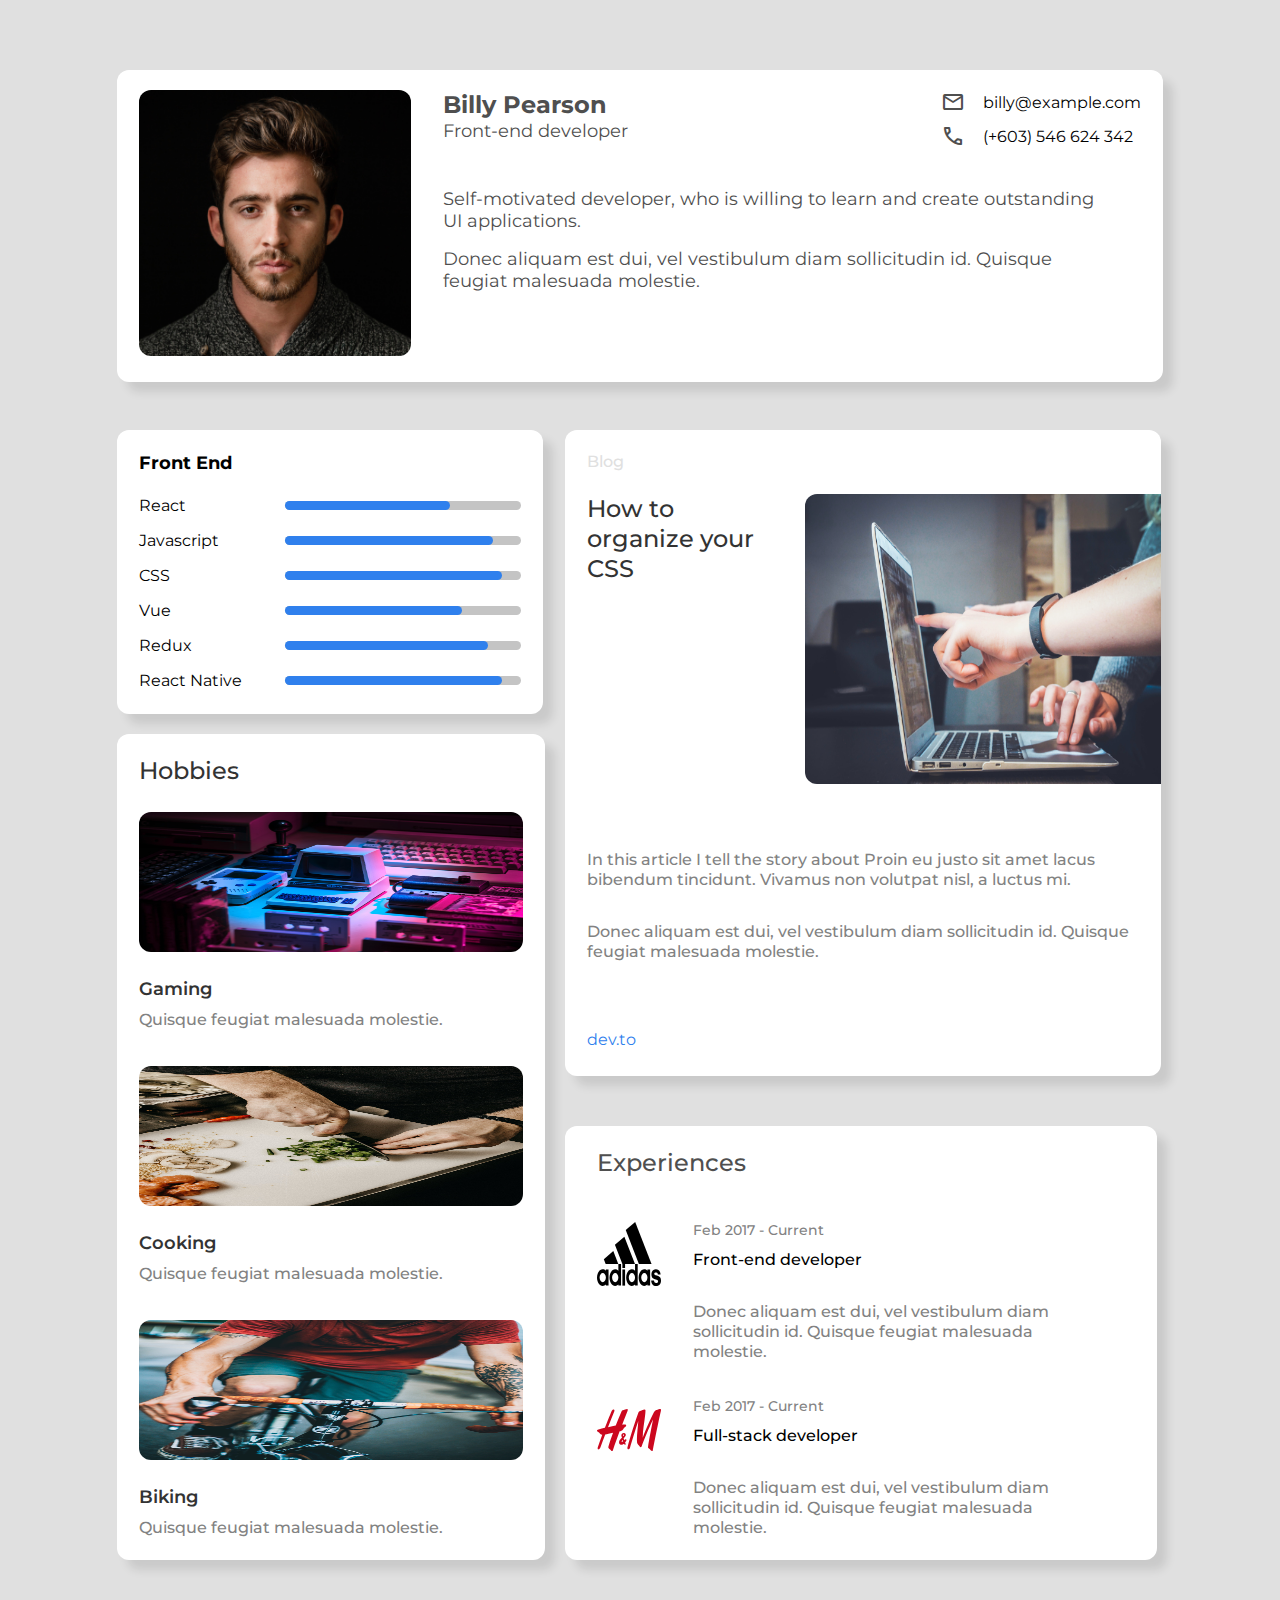
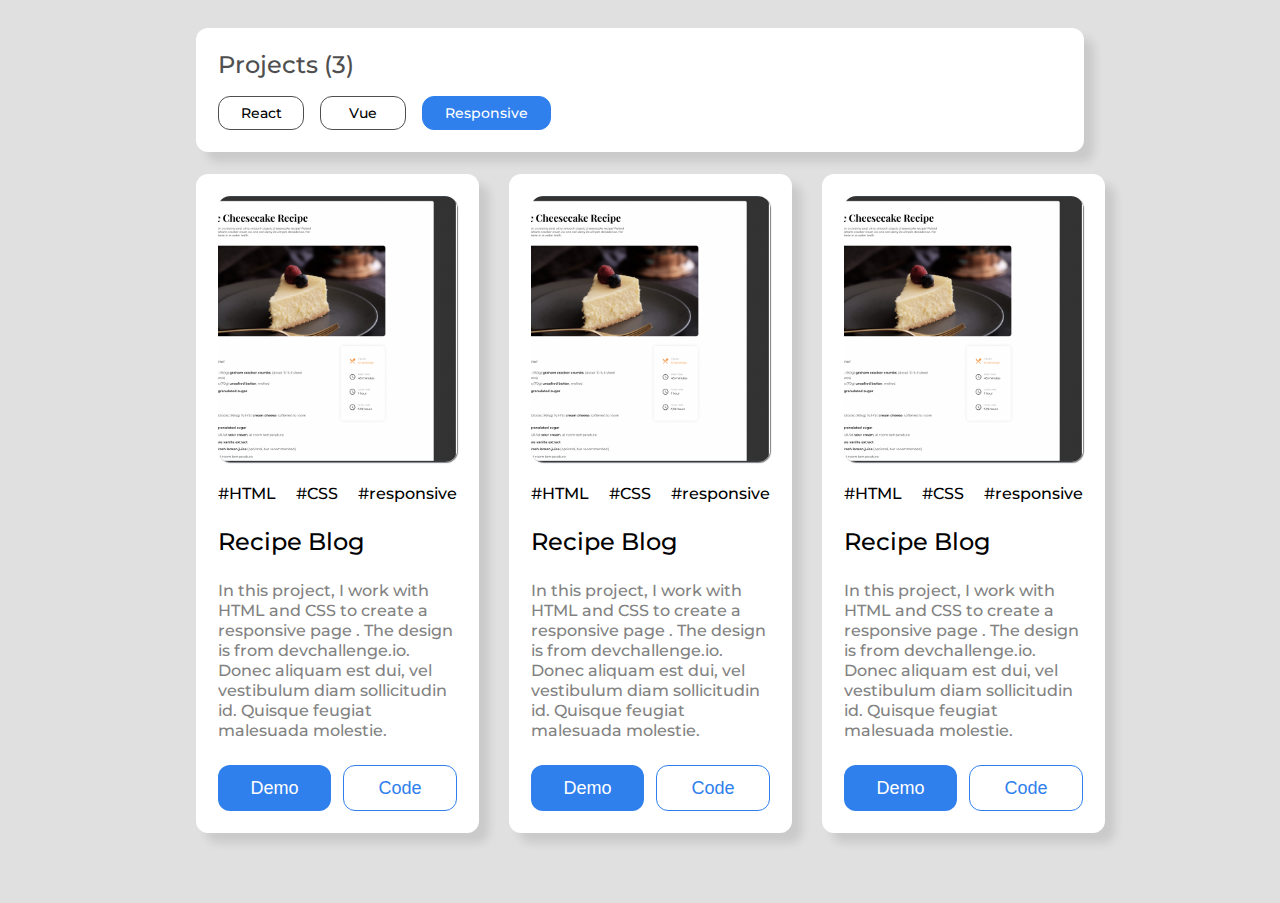
<file: index.html>
<!DOCTYPE html>
<html lang="en">
  <head>
    <meta charset="utf-8" />
    <meta
      name="viewport"
      content="width=device-width, initial-scale=1,
  maximum-scale=5"
    />

    <link rel="icon" href="devchallenges.png" />

    <link
      rel="shortcut icon"
      type="image/x-icon"
      href="https://devchallenges.io/"
    />

    <link
      href="https://fonts.googleapis.com/css2?family=Poppins:wght@400;500&display=swap"
      rel="stylesheet"
    />
    <link rel="stylesheet" href="styles.css" />
    <link rel="preconnect" href="https://fonts.googleapis.com" />
    <link rel="preconnect" href="https://fonts.gstatic.com" crossorigin />
    <link
      href="https://fonts.googleapis.com/css2?family=Montserrat:wght@300;400;500;700&display=swap"
      rel="stylesheet"
    />
    <link
      rel="stylesheet"
      href="https://fonts.googleapis.com/css2?family=Material+Symbols+Outlined:opsz,wght,FILL,GRAD@48,700,1,0"
    />

    <title>Portfolio Master</title>
  </head>
  <body>
    <div class="Summary__Horizontal">
      <div class="Profile__img"></div>
      <div class="Profile__Details">
        <div class="Profile__Details__Top">
          <div class="Details__Top__Left">
            <h1>Billy Pearson</h1>
            <p>Front-end developer</p>
          </div>
          <div class="Details__Top__Right">
            <span>
              <span class="material-symbols-outlined Icon"> mail </span>
              <p>billy@example.com</p>
            </span>
            <span>
              <span class="material-symbols-outlined Icon"> call </span>
              <p>(+603) 546 624 342</p>
            </span>
          </div>
        </div>
        <div class="Profile__Details__Bottom">
          <p>
            Self-motivated developer, who is willing to learn and create
            outstanding UI applications.
          </p>
          <p>
            Donec aliquam est dui, vel vestibulum diam sollicitudin id. Quisque
            feugiat malesuada molestie.
          </p>
        </div>
      </div>
    </div>
    <div class="Profile1__Details">
      <div class="Skills__Vertical item1">
        <h1>Front End</h1>
        <div class="SV__Skills">
          <span>
            <label for="react">React</label>
            <progress class="progressBar" id="react" value="70" max="100" />
          </span>
          <span>
            <label for="javascript">Javascript</label>
            <progress
              class="progressBar"
              id="javascript"
              value="88"
              max="100"
            />
          </span>
          <span>
            <label for="css">CSS</label>
            <progress class="progressBar" id="css" value="92" max="100" />
          </span>
          <span>
            <label for="vue">Vue</label>
            <progress class="progressBar" id="vue" value="75" max="100" />
          </span>
          <span>
            <label for="redux">Redux</label>
            <progress class="progressBar" id="redux" value="86" max="100" />
          </span>
          <span>
            <label for="react-native">React Native</label>
            <progress
              class="progressBar"
              id="react-native"
              value="92"
              max="100"
            />
          </span>
        </div>
      </div>
      <div class="Blog__Vertical item2">
        <span>Blog</span>
        <div class="BV__Top">
          <h1>How to organize your CSS</h1>
          <div class="BV__Img">
            <img src="./blog.jpeg" alt="" />
          </div>
        </div>
        <div class="BV__Bottom">
          <p>
            In this article I tell the story about Proin eu justo sit amet lacus
            bibendum tincidunt. Vivamus non volutpat nisl, a luctus mi.
          </p>
          <p>
            Donec aliquam est dui, vel vestibulum diam sollicitudin id. Quisque
            feugiat malesuada molestie.
          </p>
          <a href="">dev.to</a>
        </div>
      </div>
      <div class="Hobbies__Vertical item3">
        <h1>Hobbies</h1>
        <div class="HV__Hobbies__Cards">
          <div class="HV__Hobbies__Card">
            <img src="./gaming.jpeg" alt="" />
            <h1>Gaming</h1>
            <p>Quisque feugiat malesuada molestie.</p>
          </div>
          <div class="HV__Hobbies__Card">
            <img src="./cooking.jpeg" alt="" />
            <h1>Cooking</h1>
            <p>Quisque feugiat malesuada molestie.</p>
          </div>
          <div class="HV__Hobbies__Card">
            <img src="./biking.jpeg" alt="" />
            <h1>Biking</h1>
            <p>Quisque feugiat malesuada molestie.</p>
          </div>
        </div>
      </div>
      <div class="Experiences__Vertical item4">
        <h1>Experiences</h1>
        <div class="EV__Experience__Cards">
          <div class="EV__Experience__Card">
            <div class="ExperienceCard__Left">
              <img src="./Adidas_Logo.svg" alt="" />
            </div>

            <div class="EV__ExperienceCard__Right">
              <span> Feb 2017 - Current </span>
              <h1>Front-end developer</h1>
              <p>
                Donec aliquam est dui, vel vestibulum diam sollicitudin id.
                Quisque feugiat malesuada molestie.
              </p>
            </div>
          </div>
          <div class="EV__Experience__Card">
            <div class="ExperienceCard__Left">
              <img src="./H&M-Logo.svg" alt="" />
            </div>

            <div class="EV__ExperienceCard__Right">
              <span> Feb 2017 - Current </span>
              <h1>Full-stack developer</h1>
              <p>
                Donec aliquam est dui, vel vestibulum diam sollicitudin id.
                Quisque feugiat malesuada molestie.
              </p>
            </div>
          </div>
        </div>
      </div>
    </div>
    <div class="Profile1__Projects">
      <div class="Profile1__ProjectInfo">
        <h1>Projects (3)</h1>
        <div class="Project__Tags">
          <p class="projectTag">React</p>
          <p class="projectTag">Vue</p>
          <p class="projectTag selectedTag">Responsive</p>
        </div>
      </div>
      <div class="Profile1__ProjectCards">
        <div class="Project__Card__Vertical">
          <div class="PH__Image"></div>
          <div class="PH__Project__Details">
            <span>
              <p>#HTML</p>
              <p>#CSS</p>
              <p>#responsive</p>
            </span>
            <h1>Recipe Blog</h1>
            <p>
              In this project, I work with HTML and CSS to create a responsive
              page . The design is from devchallenge.io. Donec aliquam est dui,
              vel vestibulum diam sollicitudin id. Quisque feugiat malesuada
              molestie.
            </p>
            <div class="PH__CTA__BUTTONS">
              <button class="button blue_filled">Demo</button>
              <button class="button blue_outline">Code</button>
            </div>
          </div>
        </div>
        <div class="Project__Card__Vertical">
          <div class="PH__Image"></div>
          <div class="PH__Project__Details">
            <span>
              <p>#HTML</p>
              <p>#CSS</p>
              <p>#responsive</p>
            </span>
            <h1>Recipe Blog</h1>
            <p>
              In this project, I work with HTML and CSS to create a responsive
              page . The design is from devchallenge.io. Donec aliquam est dui,
              vel vestibulum diam sollicitudin id. Quisque feugiat malesuada
              molestie.
            </p>
            <div class="PH__CTA__BUTTONS">
              <button class="button blue_filled">Demo</button>
              <button class="button blue_outline">Code</button>
            </div>
          </div>
        </div>
        <div class="Project__Card__Vertical">
          <div class="PH__Image"></div>
          <div class="PH__Project__Details">
            <span>
              <p>#HTML</p>
              <p>#CSS</p>
              <p>#responsive</p>
            </span>
            <h1>Recipe Blog</h1>
            <p>
              In this project, I work with HTML and CSS to create a responsive
              page . The design is from devchallenge.io. Donec aliquam est dui,
              vel vestibulum diam sollicitudin id. Quisque feugiat malesuada
              molestie.
            </p>
            <div class="PH__CTA__BUTTONS">
              <button class="button blue_filled">Demo</button>
              <button class="button blue_outline">Code</button>
            </div>
          </div>
        </div>
      </div>
    </div>
    <!-- Summary cards -->
    <!-- Summary card Horizontal -->
    <!-- <div class="Summary__Horizontal">
      <div class="Profile__img"></div>
      <div class="Profile__Details">
        <div class="Profile__Details__Top">
          <div class="Details__Top__Left">
            <h1>Billy Pearson</h1>
            <p>Front-end developer</p>
          </div>
          <div class="Details__Top__Right">
            <span>
              <span class="material-symbols-outlined Icon"> mail </span>
              <p>billy@example.com</p>
            </span>
            <span>
              <span class="material-symbols-outlined Icon"> call </span>
              <p>(+603) 546 624 342</p>
            </span>
          </div>
        </div>
        <div class="Profile__Details__Bottom">
          <p>
            Self-motivated developer, who is willing to learn and create
            outstanding UI applications.
          </p>
          <p>
            Donec aliquam est dui, vel vestibulum diam sollicitudin id. Quisque
            feugiat malesuada molestie.
          </p>
        </div>
      </div>
    </div> -->
    <!-- Summary card Vertical -->
    <!-- <div class="Summary__Vertical">
      <div class="SV__Profile__img">
      </div>
      <div class="SV__Profile__Details">
        <div class="SV__Details__Top">
          <h1>Billy Pearson</h1>
          <p>Front-end developer</p>
        </div>
        <div class="SV__Details__Middle">
          <span>
            <span class="material-symbols-outlined Icon"> mail </span>
            <p>billy@example.com</p>
          </span>
          <span>
            <span class="material-symbols-outlined Icon"> call </span>
            <p>(+603) 546 624 342</p>
          </span>
        </div>
        <div class="SV__Details__Bottom">
          <p>
            Self-motivated developer, who is willing to learn and create
            outstanding UI applications.
          </p>
        </div>
      </div>
    </div> -->

    <!-- Project Cards -->
    <!-- <div class="Project__Card__Horizontal">
      <div class="PH__Image"></div>
      <div class="PH__Project__Details">
        <span>
          <p>#HTML</p>
          <p>#CSS</p>
          <p>#responsive</p>
        </span>
        <h1>Recipe Blog</h1>
        <p>
          In this project, I work with HTML and CSS to create a responsive page
          . The design is from devchallenge.io. Donec aliquam est dui, vel
          vestibulum diam sollicitudin id. Quisque feugiat malesuada molestie.
        </p>
        <div class="PH__CTA__BUTTONS">
          <button class="button blue_filled">Demo</button>
          <button class="button blue_outline">Code</button>
        </div>
      </div>
    </div> -->

    <!-- <div class="Project__Card__Vertical">
      <div class="PH__Image"></div>
      <div class="PH__Project__Details">
        <span>
          <p>#HTML</p>
          <p>#CSS</p>
          <p>#responsive</p>
        </span>
        <h1>Recipe Blog</h1>
        <p>
          In this project, I work with HTML and CSS to create a responsive page
          . The design is from devchallenge.io. Donec aliquam est dui, vel
          vestibulum diam sollicitudin id. Quisque feugiat malesuada molestie.
        </p>
        <div class="PH__CTA__BUTTONS">
          <button class="button blue_filled">Demo</button>
          <button class="button blue_outline">Code</button>
        </div>
      </div>
    </div> -->
    <!-- Skills Card -->

    <!-- <div class="Skills__Horizontal">
      <h1>Front End</h1>
      <div class="Skill__Details">
        <div class="Skills">
          <span>
            <label for="react">React</label>
            <progress id="react" value="70" max="100" />
          </span>
          <span>
            <label for="javascript">Javascript</label>
            <progress id="javascript" value="88" max="100" />
          </span>
          <span>
            <label for="css">CSS</label>
            <progress id="css" value="92" max="100" />
          </span>
        </div>
        <div class="Skills">
          <span>
            <label for="vue">Vue</label>
            <progress id="vue" value="70" max="100" />
          </span>
          <span>
            <label for="redux">Redux</label>
            <progress id="redux" value="86" max="100" />
          </span>
          <span>
            <label for="react-native">React Native</label>
            <progress id="react-native" value="92" max="100" />
          </span>
        </div>
      </div>
    </div> -->

    <!-- <div class="Skills__Vertical">
      <h1>Front End</h1>
      <div class="SV__Skills">
        <span>
          <label for="react">React</label>
          <progress class="progressBar" id="react" value="70" max="100" />
        </span>
        <span>
          <label for="javascript">Javascript</label>
          <progress class="progressBar" id="javascript" value="88" max="100" />
        </span>
        <span>
          <label for="css">CSS</label>
          <progress class="progressBar" id="css" value="92" max="100" />
        </span>
        <span>
          <label for="vue">Vue</label>
          <progress class="progressBar" id="vue" value="75" max="100" />
        </span>
        <span>
          <label for="redux">Redux</label>
          <progress class="progressBar" id="redux" value="86" max="100" />
        </span>
        <span>
          <label for="react-native">React Native</label>
          <progress
            class="progressBar"
            id="react-native"
            value="92"
            max="100"
          />
        </span>
      </div>
    </div> -->

    <!-- Blog Cards -->
    <!-- <div class="Blog__Horizontal">
      <div class="BH__Left">
        <span>Blog</span>
        <h1>How to organize your CSS</h1>
        <p>
          In this article I tell the story about Proin eu justo sit amet lacus
          bibendum tincidunt. Vivamus non volutpat nisl, a luctus mi.
        </p>
        <p>
          Donec aliquam est dui, vel vestibulum diam sollicitudin id. Quisque
          feugiat malesuada molestie.
        </p>
        <a href="">dev.to</a>
      </div>
      <div class="BH__Right"></div>
    </div>
    <div class="Blog__Vertical">
      <span>Blog</span>
      <div class="BV__Top">
        <h1>How to organize your CSS</h1>
        <div class="BV__Img">
          <img src="./blog.jpeg" alt="" />
        </div>
      </div>
      <div class="BV__Bottom">
        <p>
          In this article I tell the story about Proin eu justo sit amet lacus
          bibendum tincidunt. Vivamus non volutpat nisl, a luctus mi.
        </p>
        <p>
          Donec aliquam est dui, vel vestibulum diam sollicitudin id. Quisque
          feugiat malesuada molestie.
        </p>
        <a href="">dev.to</a>
      </div>
    </div> -->

    <!-- Experiences Card -->
    <!-- <div class="Experiences__Horizontal">
      <h1>Experiences</h1>
      <div class="Experience__Cards">
        <div class="Experience__Card">
          <div class="ExperienceCard__Left">
            <img src="./Adidas_Logo.svg" alt="" />
          </div>

          <div class="ExperienceCard__Right">
            <span> Feb 2017 - Current </span>
            <h1>Front-end developer</h1>
            <p>
              Donec aliquam est dui, vel vestibulum diam sollicitudin id.
              Quisque feugiat malesuada molestie.
            </p>
          </div>
        </div>
        <div class="Experience__Card">
          <div class="ExperienceCard__Left">
            <img src="./H&M-Logo.svg" alt="" />
          </div>

          <div class="ExperienceCard__Right">
            <span> Feb 2017 - Current </span>
            <h1>Full-stack developer</h1>
            <p>
              Donec aliquam est dui, vel vestibulum diam sollicitudin id.
              Quisque feugiat malesuada molestie.
            </p>
          </div>
        </div>
        <div class="Experience__Card">
          <div class="ExperienceCard__Left">
            <img src="./Nivea_logo.svg" alt="" />
          </div>

          <div class="ExperienceCard__Right">
            <span> Feb 2017 - Current </span>
            <h1>Junior front-end developer</h1>
            <p>
              Donec aliquam est dui, vel vestibulum diam sollicitudin id.
              Quisque feugiat malesuada molestie.
            </p>
          </div>
        </div>
      </div>
    </div>
    <div class="Experiences__Vertical">
      <h1>Experiences</h1>
      <div class="EV__Experience__Cards">
        <div class="EV__Experience__Card">
          <div class="ExperienceCard__Left">
            <img src="./Adidas_Logo.svg" alt="" />
          </div>

          <div class="EV__ExperienceCard__Right">
            <span> Feb 2017 - Current </span>
            <h1>Front-end developer</h1>
            <p>
              Donec aliquam est dui, vel vestibulum diam sollicitudin id.
              Quisque feugiat malesuada molestie.
            </p>
          </div>
        </div>
        <div class="EV__Experience__Card">
          <div class="ExperienceCard__Left">
            <img src="./H&M-Logo.svg" alt="" />
          </div>

          <div class="EV__ExperienceCard__Right">
            <span> Feb 2017 - Current </span>
            <h1>Full-stack developer</h1>
            <p>
              Donec aliquam est dui, vel vestibulum diam sollicitudin id.
              Quisque feugiat malesuada molestie.
            </p>
          </div>
        </div>
        <div class="EV__Experience__Card">
          <div class="ExperienceCard__Left">
            <img src="./Nivea_logo.svg" alt="" />
          </div>

          <div class="EV__ExperienceCard__Right">
            <span> Feb 2017 - Current </span>
            <h1>Junior front-end developer</h1>
            <p>
              Donec aliquam est dui, vel vestibulum diam sollicitudin id.
              Quisque feugiat malesuada molestie.
            </p>
          </div>
        </div>
      </div>
    </div> -->

    <!-- Hobbies Card -->
    <!-- <div class="Hobbies__Horizontal">
      <h1>Hobbies</h1>
      <div class="Hobbies__Cards">
        <div class="Hobbies__Card">
          <img src="./gaming.jpeg" alt="" />
          <h1>Gaming</h1>
          <p>Quisque feugiat malesuada molestie.</p>
        </div>
        <div class="Hobbies__Card">
          <img src="./cooking.jpeg" alt="" />
          <h1>Cooking</h1>
          <p>Quisque feugiat malesuada molestie.</p>
        </div>
        <div class="Hobbies__Card">
          <img src="./biking.jpeg" alt="" />
          <h1>Biking</h1>
          <p>Quisque feugiat malesuada molestie.</p>
        </div>
      </div>
    </div>
    <div class="Hobbies__Vertical">
      <h1>Hobbies</h1>
      <div class="HV__Hobbies__Cards">
        <div class="HV__Hobbies__Card">
          <img src="./gaming.jpeg" alt="" />
          <h1>Gaming</h1>
          <p>Quisque feugiat malesuada molestie.</p>
        </div>
        <div class="HV__Hobbies__Card">
          <img src="./cooking.jpeg" alt="" />
          <h1>Cooking</h1>
          <p>Quisque feugiat malesuada molestie.</p>
        </div>
        <div class="HV__Hobbies__Card">
          <img src="./biking.jpeg" alt="" />
          <h1>Biking</h1>
          <p>Quisque feugiat malesuada molestie.</p>
        </div>
      </div>
    </div> -->

    <!-- Pagination  -->
  </body>
</html>
</file>
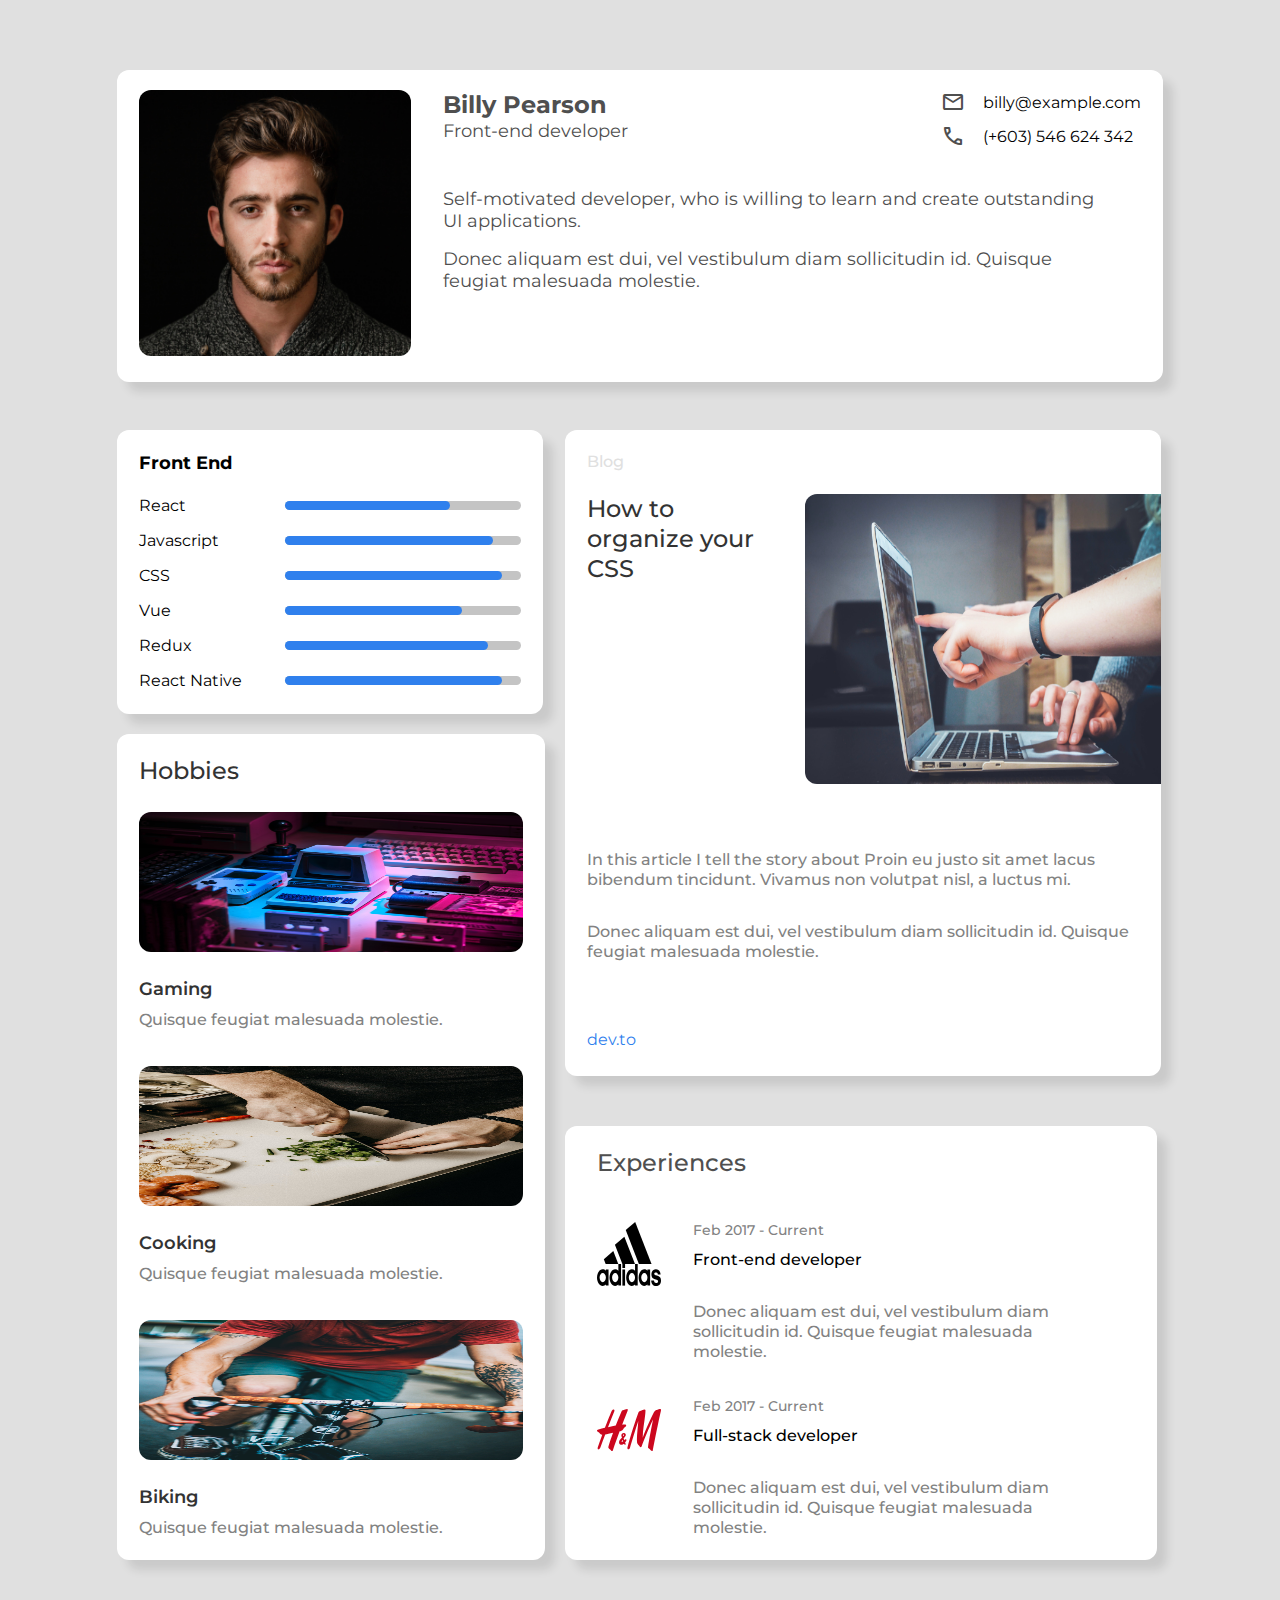
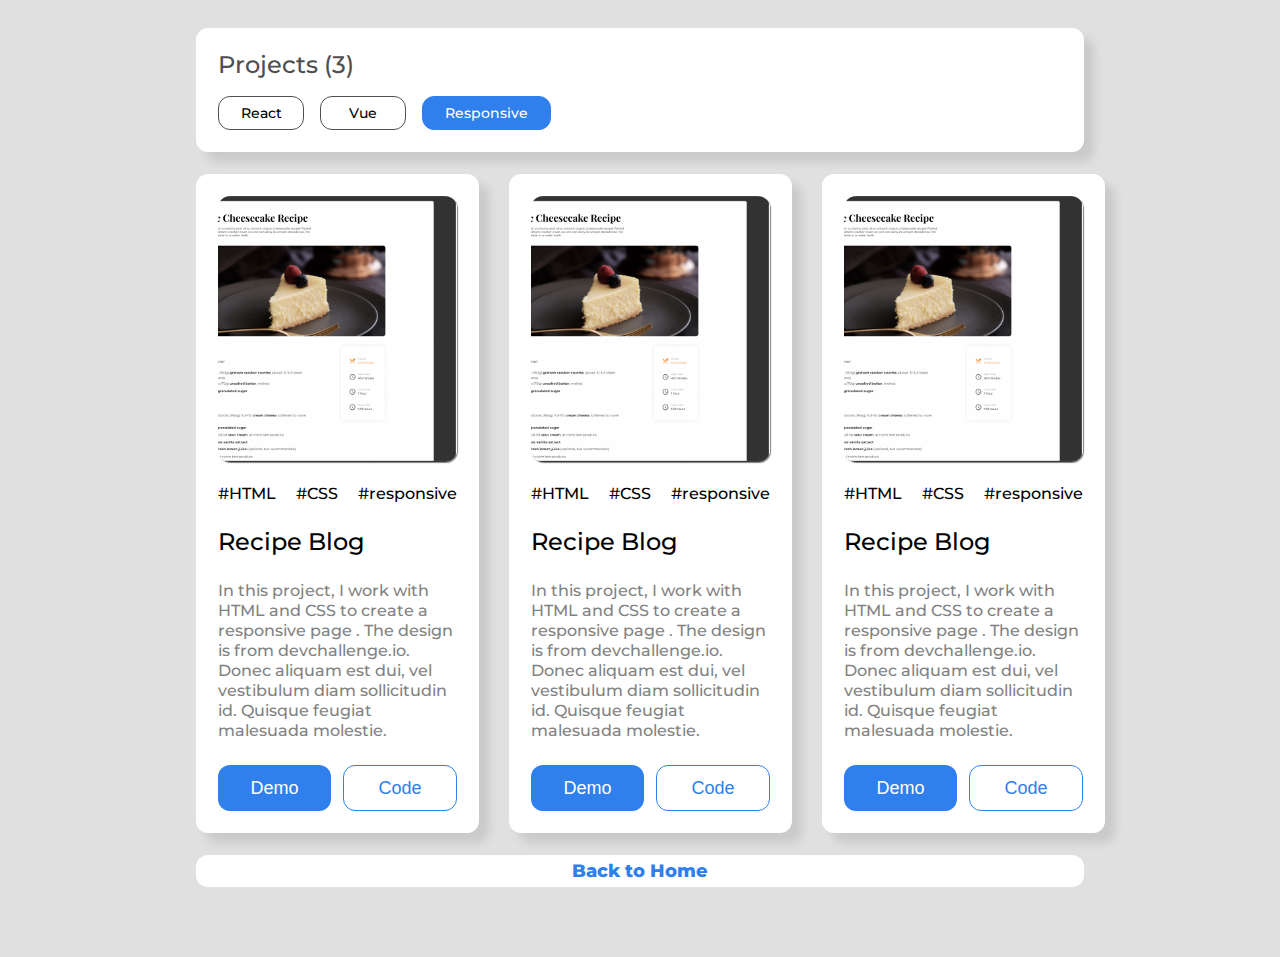
<file: example1.html>
<!DOCTYPE html>
<html lang="en">
  <head>
    <meta charset="UTF-8" />
    <meta http-equiv="X-UA-Compatible" content="IE=edge" />
    <meta name="viewport" content="width=device-width, initial-scale=1.0" />
    <link
      href="https://fonts.googleapis.com/css2?family=Poppins:wght@400;500&display=swap"
      rel="stylesheet"
    />
    <link rel="stylesheet" href="styles.css" />
    <link rel="preconnect" href="https://fonts.googleapis.com" />
    <link rel="preconnect" href="https://fonts.gstatic.com" crossorigin />
    <link
      href="https://fonts.googleapis.com/css2?family=Montserrat:wght@300;400;500;700&display=swap"
      rel="stylesheet"
    />
    <link
      rel="stylesheet"
      href="https://fonts.googleapis.com/css2?family=Material+Symbols+Outlined:opsz,wght,FILL,GRAD@48,700,1,0"
    />
    <title>Portfolio Example 1</title>
  </head>
  <body>
    <div class="Summary__Horizontal">
      <div class="Profile__img"></div>
      <div class="Profile__Details">
        <div class="Profile__Details__Top">
          <div class="Details__Top__Left">
            <h1>Billy Pearson</h1>
            <p>Front-end developer</p>
          </div>
          <div class="Details__Top__Right">
            <span>
              <span class="material-symbols-outlined Icon"> mail </span>
              <p>billy@example.com</p>
            </span>
            <span>
              <span class="material-symbols-outlined Icon"> call </span>
              <p>(+603) 546 624 342</p>
            </span>
          </div>
        </div>
        <div class="Profile__Details__Bottom">
          <p>
            Self-motivated developer, who is willing to learn and create
            outstanding UI applications.
          </p>
          <p>
            Donec aliquam est dui, vel vestibulum diam sollicitudin id. Quisque
            feugiat malesuada molestie.
          </p>
        </div>
      </div>
    </div>
    <div class="Profile1__Details">
      <div class="Skills__Vertical item1">
        <h1>Front End</h1>
        <div class="SV__Skills">
          <span>
            <label for="react">React</label>
            <progress class="progressBar" id="react" value="70" max="100" />
          </span>
          <span>
            <label for="javascript">Javascript</label>
            <progress
              class="progressBar"
              id="javascript"
              value="88"
              max="100"
            />
          </span>
          <span>
            <label for="css">CSS</label>
            <progress class="progressBar" id="css" value="92" max="100" />
          </span>
          <span>
            <label for="vue">Vue</label>
            <progress class="progressBar" id="vue" value="75" max="100" />
          </span>
          <span>
            <label for="redux">Redux</label>
            <progress class="progressBar" id="redux" value="86" max="100" />
          </span>
          <span>
            <label for="react-native">React Native</label>
            <progress
              class="progressBar"
              id="react-native"
              value="92"
              max="100"
            />
          </span>
        </div>
      </div>
      <div class="Blog__Vertical item2">
        <span>Blog</span>
        <div class="BV__Top">
          <h1>How to organize your CSS</h1>
          <div class="BV__Img">
            <img src="./blog.jpeg" alt="" />
          </div>
        </div>
        <div class="BV__Bottom">
          <p>
            In this article I tell the story about Proin eu justo sit amet lacus
            bibendum tincidunt. Vivamus non volutpat nisl, a luctus mi.
          </p>
          <p>
            Donec aliquam est dui, vel vestibulum diam sollicitudin id. Quisque
            feugiat malesuada molestie.
          </p>
          <a href="">dev.to</a>
        </div>
      </div>
      <div class="Hobbies__Vertical item3">
        <h1>Hobbies</h1>
        <div class="HV__Hobbies__Cards">
          <div class="HV__Hobbies__Card">
            <img src="./gaming.jpeg" alt="" />
            <h1>Gaming</h1>
            <p>Quisque feugiat malesuada molestie.</p>
          </div>
          <div class="HV__Hobbies__Card">
            <img src="./cooking.jpeg" alt="" />
            <h1>Cooking</h1>
            <p>Quisque feugiat malesuada molestie.</p>
          </div>
          <div class="HV__Hobbies__Card">
            <img src="./biking.jpeg" alt="" />
            <h1>Biking</h1>
            <p>Quisque feugiat malesuada molestie.</p>
          </div>
        </div>
      </div>
      <div class="Experiences__Vertical item4">
        <h1>Experiences</h1>
        <div class="EV__Experience__Cards">
          <div class="EV__Experience__Card">
            <div class="ExperienceCard__Left">
              <img src="./Adidas_Logo.svg" alt="" />
            </div>

            <div class="EV__ExperienceCard__Right">
              <span> Feb 2017 - Current </span>
              <h1>Front-end developer</h1>
              <p>
                Donec aliquam est dui, vel vestibulum diam sollicitudin id.
                Quisque feugiat malesuada molestie.
              </p>
            </div>
          </div>
          <div class="EV__Experience__Card">
            <div class="ExperienceCard__Left">
              <img src="./H&M-Logo.svg" alt="" />
            </div>

            <div class="EV__ExperienceCard__Right">
              <span> Feb 2017 - Current </span>
              <h1>Full-stack developer</h1>
              <p>
                Donec aliquam est dui, vel vestibulum diam sollicitudin id.
                Quisque feugiat malesuada molestie.
              </p>
            </div>
          </div>
        </div>
      </div>
    </div>
    <div class="Profile1__Projects">
      <div class="Profile1__ProjectInfo">
        <h1>Projects (3)</h1>
        <div class="Project__Tags">
          <p class="projectTag">React</p>
          <p class="projectTag">Vue</p>
          <p class="projectTag selectedTag">Responsive</p>
        </div>
      </div>
      <div class="Profile1__ProjectCards">
        <div class="Project__Card__Vertical">
          <div class="PH__Image"></div>
          <div class="PH__Project__Details">
            <span>
              <p>#HTML</p>
              <p>#CSS</p>
              <p>#responsive</p>
            </span>
            <h1>Recipe Blog</h1>
            <p>
              In this project, I work with HTML and CSS to create a responsive
              page . The design is from devchallenge.io. Donec aliquam est dui,
              vel vestibulum diam sollicitudin id. Quisque feugiat malesuada
              molestie.
            </p>
            <div class="PH__CTA__BUTTONS">
              <button class="button blue_filled">Demo</button>
              <button class="button blue_outline">Code</button>
            </div>
          </div>
        </div>
        <div class="Project__Card__Vertical">
          <div class="PH__Image"></div>
          <div class="PH__Project__Details">
            <span>
              <p>#HTML</p>
              <p>#CSS</p>
              <p>#responsive</p>
            </span>
            <h1>Recipe Blog</h1>
            <p>
              In this project, I work with HTML and CSS to create a responsive
              page . The design is from devchallenge.io. Donec aliquam est dui,
              vel vestibulum diam sollicitudin id. Quisque feugiat malesuada
              molestie.
            </p>
            <div class="PH__CTA__BUTTONS">
              <button class="button blue_filled">Demo</button>
              <button class="button blue_outline">Code</button>
            </div>
          </div>
        </div>
        <div class="Project__Card__Vertical">
          <div class="PH__Image"></div>
          <div class="PH__Project__Details">
            <span>
              <p>#HTML</p>
              <p>#CSS</p>
              <p>#responsive</p>
            </span>
            <h1>Recipe Blog</h1>
            <p>
              In this project, I work with HTML and CSS to create a responsive
              page . The design is from devchallenge.io. Donec aliquam est dui,
              vel vestibulum diam sollicitudin id. Quisque feugiat malesuada
              molestie.
            </p>
            <div class="PH__CTA__BUTTONS">
              <button class="button blue_filled">Demo</button>
              <button class="button blue_outline">Code</button>
            </div>
          </div>
        </div>
      </div>
      <a class="bottomButton" href="https://osamamalik651.github.io/portfolio-master/index.html">Back to Home</a>
    </div>
  </body>
</html>
</file>
<file: styles.css>
* {
  margin: 0;
  padding: 0;
}
body {
  display: flex;
  flex-direction: column;
  gap: 48px;
  align-items: center;
  background: #e0e0e0;
  padding: 70px 196px;
  font-family: "montserrat";
}
.Summary__Horizontal {
  box-sizing: border-box;
  padding: 20px 22px;
  background-color: white;
  width: 100%;
  height: 100%;
  max-width: 1046px;
  max-height: 312px;
  border-radius: 12px;
  box-shadow: 10px 10px 10px rgba(0, 0, 0, 0.1);
  width: 1046px;
  height: 312px;
  display: flex;
  gap: 32px;
  font-family: "montserrat";
}
.Profile__img {
  width: 100%;
  height: 100%;
  max-width: 272px;
  max-height: 266px;
  background-image: url("profile.jpeg");
  background-position: top;
  background-size: cover;
  border-radius: 12px;
}
.Profile__Details {
  display: flex;
  flex-direction: column;
  flex: 1 1 auto;
  gap: 40px;
}
.Profile__Details__Top {
  display: flex;
  justify-content: space-between;
}
.Details__Top__Left {
  width: fit-content;
  gap: 6px;
}
.Details__Top__Left > h1 {
  color: #4f4f4f;
  font-size: 24px;
  line-height: 30px;
}
.Details__Top__Left > p {
  color: #4f4f4f;
  font-size: 18px;
  line-height: 22px;
}
.Icon {
  color: #4f4f4f;
}
.Details__Top__Right {
  display: flex;
  flex-direction: column;
  gap: 10px;
}
.Details__Top__Right > span {
  display: flex;
  gap: 18px;
  align-items: center;
}
.Profile__Details__Bottom {
  max-width: 660px;
  font-size: 18px;
  gap: 16px;
  display: flex;
  flex-direction: column;
  color: #4f4f4f;
}

/* Summary Card Vertical */

.Summary__Vertical {
  max-width: 395px;
  min-height: 662px;
  width: 100%;
  height: 100%;
  border-radius: 12px;
  box-shadow: 10px 10px 10px rgba(0, 0, 0, 0.1);
  display: flex;
  flex-direction: column;
  font-family: "montserrat";
  align-items: center;
  box-sizing: border-box;
  padding: 22px;
  gap: 22px;
  background-color: white;
}
.SV__Profile__img {
  width: 352px;
  height: 344px;
  background-image: url("profile.jpeg");
  background-position: top;
  background-size: cover;
  border-radius: 12px;
  background-color: aqua;
}
.SV__Profile__Details {
  display: flex;
  flex-direction: column;
  gap: 32px;
}
.SV__Details__Top > h1 {
  color: #4f4f4f;
  font-size: 24px;
  line-height: 30px;
}
.SV__Details__Top > p {
  color: #828282;
  font-size: 18px;
  line-height: 22px;
  font-weight: 500;
}
.SV__Details__Middle {
  display: flex;
  flex-direction: column;
  gap: 12px;
  font-size: 18px;
}
.SV__Details__Middle > span {
  display: flex;
  gap: 18px;
}
.SV__Details__Bottom {
  font-size: 18px;
  color: #828282;
  font-weight: 500;
}

.Project__Card__Horizontal {
  box-sizing: border-box;
  padding: 20px 22px;
  background-color: white;
  width: 100%;
  height: 100%;
  max-width: 1024px;
  max-height: 312px;
  border-radius: 12px;
  box-shadow: 10px 10px 10px rgba(0, 0, 0, 0.1);
  width: 1046px;
  height: 312px;
  display: flex;
  gap: 32px;
  font-family: "Montserrat";
}
.PH__Image {
  width: 100%;
  height: 100%;
  max-width: 272px;
  min-height: 266px;
  background-image: url("project.png");
  background-position: center;
  background-size: cover;
  background-repeat: no-repeat;
  border-radius: 12px;

  box-shadow: 1px 1px 1px rgba(0, 0, 0, 0.5);
}
.PH__Project__Details {
  display: flex;
  flex-direction: column;
  gap: 24px;
}
.PH__Project__Details > :nth-child(1) {
  font-size: 16px;
  font-weight: 500;
  display: flex;
  gap: 20px;
  width: max-content;
}
.PH__Project__Details > h1 {
  font-weight: 500;
  font-size: 24px;
  line-height: 30px;
}
.PH__Project__Details > p {
  font-weight: 500;
  font-size: 16px;
  line-height: 20px;
  max-width: 520px;
  color: #828282;
}
.PH__CTA__BUTTONS {
  height: fit-content;
  font-family: "Montserrat";
  display: flex;
  gap: 12px;
}
.button {
  border-radius: 12px;
  border: none;
  max-width: 136px;
  min-height: 46px;
  width: 100%;
  height: 100%;
  font-size: 18px;
  font-weight: 500;
  line-height: 22px;
}
.blue_filled {
  background-color: #2f80ed;
  color: white;
}
.blue_outline {
  background-color: white;
  color: #2f80ed;
  border: 1px solid #2f80ed;
}

.Project__Card__Vertical {
  max-width: 395px;
  min-height: 588px;
  width: 100%;
  height: 100%;
  border-radius: 12px;
  box-shadow: 10px 10px 10px rgba(0, 0, 0, 0.1);
  display: flex;
  flex-direction: column;
  font-family: "montserrat";
  align-items: center;
  box-sizing: border-box;
  padding: 22px;
  gap: 22px;
  background-color: white;
}

/* Skills Horizontal Card*/
.Skills__Horizontal {
  box-sizing: border-box;
  padding: 20px 22px;
  background-color: white;
  width: 100%;
  height: 100%;
  max-width: 1024px;
  max-height: 186px;
  border-radius: 12px;
  box-shadow: 10px 10px 10px rgba(0, 0, 0, 0.1);
  width: 1046px;
  height: 100%;
  display: flex;
  gap: 16px;
  font-family: "Montserrat";
  flex-direction: column;
  padding: 22px;
}
.Skills__Horizontal > h1 {
  font-size: 18px;
  font-weight: 700;
  line-height: 22px;
  background-color: white;
}
.Skill__Details {
  display: flex;
  justify-content: space-between;
}
.Skills {
  display: flex;
  flex-direction: column;
  gap: 16px;
}
.Skills > span {
  height: fit-content;
  display: flex;
  justify-content: space-between;
  align-items: center;
  min-width: 450px;
  gap: 12px;
}
.Skills > span > label {
  font-size: 16px;
  font-weight: 500;
  line-height: 20px;
}
progress {
  border-radius: 12px;
  width: 348px;
  height: 9px;
}
progress::-webkit-progress-bar {
  background-color: #c4c4c4;
  border-radius: 12px;
}
progress::-webkit-progress-value {
  background-color: #2f80ed;
  border-radius: 12px;
}

.Skills__Vertical {
  max-width: 426px;
  min-height: 284px;
  width: 100%;
  height: 100%;
  border-radius: 12px;
  box-shadow: 10px 10px 10px rgba(0, 0, 0, 0.1);
  display: flex;
  flex-direction: column;
  font-family: "montserrat";
  align-items: flex-start;
  box-sizing: border-box;
  gap: 22px;
  background-color: white;
  padding: 22px;
}
.Skills__Vertical > h1 {
  font-size: 18px;
  font-weight: 700;
  line-height: 22px;
  background-color: white;
}
.SV__Skills {
  width: 100%;
  display: flex;
  flex-direction: column;
  gap: 16px;
}

.SV__Skills > span {
  width: 100%;
  display: flex;
  align-items: center;
  justify-content: space-between;
}
.progressBar {
  width: 236px;
}
.Blog__Horizontal {
  box-sizing: border-box;
  background-color: white;
  max-width: 1024px;
  max-height: 408px;
  border-radius: 12px;
  box-shadow: 10px 10px 10px rgba(0, 0, 0, 0.1);
  width: 100%;
  height: 100%;
  display: flex;
  font-family: "Montserrat";
  padding: 22px;
  padding-right: 0px;
  gap: 64px;
}
.BH__Left {
  max-width: 466px;
  display: flex;
  flex-direction: column;
  height: 100%;
  gap: 26px;
}
.BH__Left > span {
  color: #e0e0e0;
  font-size: 16px;
  font-weight: 500;
  line-height: 20px;
}
.BH__Left > h1 {
  font-size: 24px;
  font-weight: 500;
  line-height: 22px;
  background-color: white;
  max-width: 178px;
  line-height: 30px;
}
.BH__Left > p {
  font-weight: 500;
  font-size: 16px;
  line-height: 20px;
  color: #828282;
}
.BH__Left > a {
  margin-top: 36px;
  text-decoration: none;
  color: #2f80ed;
  cursor: pointer;
}
.BH__Right {
  background-color: tomato;
  width: 682px;
  height: 364px;
  background-image: url("./blog.jpeg");
  border-radius: 12px 0px 0px 12px;
  background-size: cover;
}

.Blog__Vertical {
  max-width: 596px;
  max-height: 646px;
  width: 100%;
  height: 100%;
  border-radius: 12px;
  box-shadow: 10px 10px 10px rgba(0, 0, 0, 0.1);
  display: flex;
  flex-direction: column;
  font-family: "montserrat";
  align-items: flex-start;
  box-sizing: border-box;
  padding: 22px;
  gap: 22px;
  background-color: white;
  padding: 22px;
  padding-right: 0px;
}
.Blog__Vertical > span {
  color: #e0e0e0;
  font-size: 16px;
  font-weight: 500;
  line-height: 20px;
}
.BV__Top {
  display: flex;
  max-height: fit-content;
  gap: 40px;
  overflow: hidden;
}
.BV__Top > h1 {
  font-size: 24px;
  font-weight: 500;
  line-height: 22px;
  max-width: 178px;
  line-height: 30px;
  color: #333333;
  flex: 1 1 auto;
}
.BV__Img {
  height: fit-content;
  width: fit-content;
  border-radius: 12px 0px 0px 12px;
}
.BV__Img > img {
  width: 100%;
  height: 290px;
  border-radius: 12px 0px 0px 12px;
}
.BV__Bottom {
  margin-top: 40px;
  display: flex;
  flex-direction: column;
  gap: 32px;
}
.BV__Bottom > p {
  font-weight: 500;
  font-size: 16px;
  line-height: 20px;
  color: #828282;
}
.BV__Bottom > a {
  margin-top: 36px;
  text-decoration: none;
  color: #2f80ed;
  cursor: pointer;
}
.Experiences__Horizontal {
  box-sizing: border-box;
  background-color: white;
  max-width: 1024px;
  max-height: 408px;
  border-radius: 12px;
  box-shadow: 10px 10px 10px rgba(0, 0, 0, 0.1);
  width: 100%;
  height: 100%;
  display: flex;
  flex-direction: column;
  font-family: "Montserrat";
  padding: 22px;
  gap: 64px;
}
.Experiences__Horizontal > h1 {
  font-size: 24px;
  font-weight: 500;
  line-height: 22px;
  background-color: white;
  max-width: 178px;
  line-height: 30px;
}
.Experience__Cards {
  width: 100%;
  height: fit-content;
  display: flex;
  justify-content: space-between;
}
.Experience__Card {
  display: flex;
  gap: 16px;
}
.ExperienceCard__Left {
  background-color: white;
}
.ExperienceCard__Left > img {
  width: 64px;
  height: 64px;
}
.ExperienceCard__Right {
  gap: 12px;
  display: flex;
  flex-direction: column;
}
.ExperienceCard__Right > span {
  color: #828282;
  font-size: 14px;
  font-weight: 500;
  line-height: 16px;
}
.ExperienceCard__Right > h1 {
  font-weight: 500;
  font-size: 16px;
  line-height: 20px;
  max-width: 220px;
  width: fit-content;
}
.ExperienceCard__Right > p {
  margin-top: 20px;
  font-size: 16px;
  line-height: 20px;
  font-weight: 500;
  color: #828282;
  max-width: 168px;
}
.Experiences__Vertical {
  max-width: 596px;
  max-height: 690px;
  width: 100%;
  height: 100%;
  border-radius: 12px;
  box-shadow: 10px 10px 10px rgba(0, 0, 0, 0.1);
  display: flex;
  flex-direction: column;
  font-family: "Montserrat";
  align-items: flex-start;
  box-sizing: border-box;
  gap: 44px;
  background-color: white;
  padding: 22px 32px;
}
.Experiences__Vertical > h1 {
  color: #4f4f4f;
  font-weight: 500;
  font-size: 24px;
  line-height: 30px;
}
.EV__Experience__Cards {
  display: flex;
  flex-direction: column;
  gap: 36px;
  justify-content: center;
  align-items: center;
}
.EV__ExperienceCard__Right {
  gap: 12px;
  display: flex;
  flex-direction: column;
}
.EV__ExperienceCard__Right > span {
  color: #828282;
  font-size: 14px;
  font-weight: 500;
  line-height: 16px;
}
.EV__ExperienceCard__Right > h1 {
  font-weight: 500;
  font-size: 16px;
  line-height: 20px;
  max-width: 220px;
  width: fit-content;
}
.EV__ExperienceCard__Right > p {
  margin-top: 20px;
  font-size: 16px;
  line-height: 20px;
  font-weight: 500;
  color: #828282;
  max-width: 388px;
}
.EV__Experience__Card {
  display: flex;
  gap: 32px;
}
.Hobbies__Horizontal {
  box-sizing: border-box;
  background-color: white;
  max-width: 1046px;
  max-height: 346px;
  border-radius: 12px;
  box-shadow: 10px 10px 10px rgba(0, 0, 0, 0.1);
  width: 100%;
  height: 100%;
  display: flex;
  flex-direction: column;
  font-family: "Montserrat";
  padding: 22px;
  gap: 22px;
}
.Hobbies__Horizontal > h1 {
  font-size: 24px;
  font-weight: 500;
  max-width: 178px;
  line-height: 30px;
  color: #4f4f4f;
}
.Hobbies__Cards {
  width: 100%;
  height: fit-content;
  display: flex;
  justify-content: space-between;
}
.Hobbies__Card {
  max-width: 296px;
  display: flex;
  flex-direction: column;
}
.Hobbies__Card > img {
  width: 100%;
  min-width: 296px;
  height: 100%;
  max-height: 140px;
  border-radius: 12px;
}
.Hobbies__Card > h1 {
  font-size: 18px;
  font-weight: 600;
  max-width: 178px;
  line-height: 22px;
  color: #333333;
  margin-top: 26px;
}
.Hobbies__Card > p {
  margin-top: 10px;
  font-size: 16px;
  font-weight: 500;
  max-width: 178px;
  line-height: 20px;
  color: #828282;
}
.Hobbies__Vertical {
  max-width: 428px;
  max-height: 836px;
  width: 100%;
  height: 100%;
  border-radius: 12px;
  box-shadow: 10px 10px 10px rgba(0, 0, 0, 0.1);
  display: flex;
  flex-direction: column;
  font-family: "montserrat";
  align-items: flex-start;
  box-sizing: border-box;
  padding: 22px;
  background-color: white;
  gap: 26px;
}
.Hobbies__Vertical > h1 {
  font-size: 24px;
  font-weight: 500;
  max-width: 178px;
  line-height: 30px;
  color: #333333;
}
.HV__Hobbies__Cards {
  display: flex;
  flex-direction: column;
  gap: 36px;
}
.HV__Hobbies__Card {
  display: flex;
  flex-direction: column;
}
.HV__Hobbies__Card > img {
  width: 100%;
  min-width: 384px;
  height: 100%;
  max-height: 140px;
  border-radius: 12px;
}
.HV__Hobbies__Card > h1 {
  font-size: 18px;
  font-weight: 600;
  max-width: 178px;
  line-height: 22px;
  color: #333333;
  margin-top: 26px;
}
.HV__Hobbies__Card > p {
  margin-top: 10px;
  font-size: 16px;
  font-weight: 500;
  line-height: 20px;
  color: #828282;
}

/* Profile 1 styles */
.Profile1__Details {
  display: grid;
  width: 1046px;
  height: fit-content;
  grid-auto-columns: auto auto auto auto;
  grid-template-rows: auto auto auto auto;
  justify-content: space-between;
  gap: 20px;
}
.item1 {
  grid-row: 1;
  grid-column: 1;
  align-self: stretch;
}
.item2 {
  grid-column: 2 / span 4;
  grid-row: 1 / span 2;
}
.item3 {
  grid-row: 2 / 4;
  grid-column: 1;
  width: fit-content;
  height: fit-content;
  align-self: flex-end;
}
.item4 {
  grid-column: 2 / span 3;
  grid-row: 3/4;
  width: 592px;
}

.Profile1__Projects {
  box-sizing: border-box;
  max-width: 1046px;
  max-height: fit-content;
  width: 100%;
  height: 100%;
  display: flex;
  flex-direction: column;
  font-family: "Montserrat";
  gap: 22px;
}
.Profile1__ProjectInfo {
  height: inherit;
  display: flex;
  flex-direction: column;
  gap: 16px;
  background-color: white;
  border-radius: 12px;
  box-shadow: 10px 10px 10px rgba(0, 0, 0, 0.1);
  padding: 22px;
}
.Profile1__ProjectInfo > h1 {
  font-size: 24px;
  font-weight: 500;
  max-width: 178px;
  line-height: 30px;
  color: #4f4f4f;
}
.Project__Tags {
  display: flex;
  gap: 16px;
}
.projectTag {
  width: 86px;
  height: 34px;
  border: 1px solid #4f4f4f;
  border-radius: 12px;
  display: flex;
  justify-content: center;
  align-items: center;
  font-size: 14px;
  font-weight: 500;
  line-height: 18px;
  padding: 8px 22px;
  box-sizing: border-box;
}
.selectedTag {
  background-color: #2f80ed;
  width: fit-content;
  border-color: #2f80ed;
  color: white;
}
.Profile1__ProjectCards {
  display: flex;
  gap: 30px;
  width: inherit;
}

.bottomButton {
  background-color: white;
  border: none;
  height: 32px;
  border-radius: 12px;
  display: flex;
  flex-direction: column;
  align-items: center;
  justify-content: center;
  text-decoration: none;
  color: #2f80ed;
  cursor: pointer;
  font-size: 18px;
  font-weight: 800;
  width: 100%;
}
</file>
